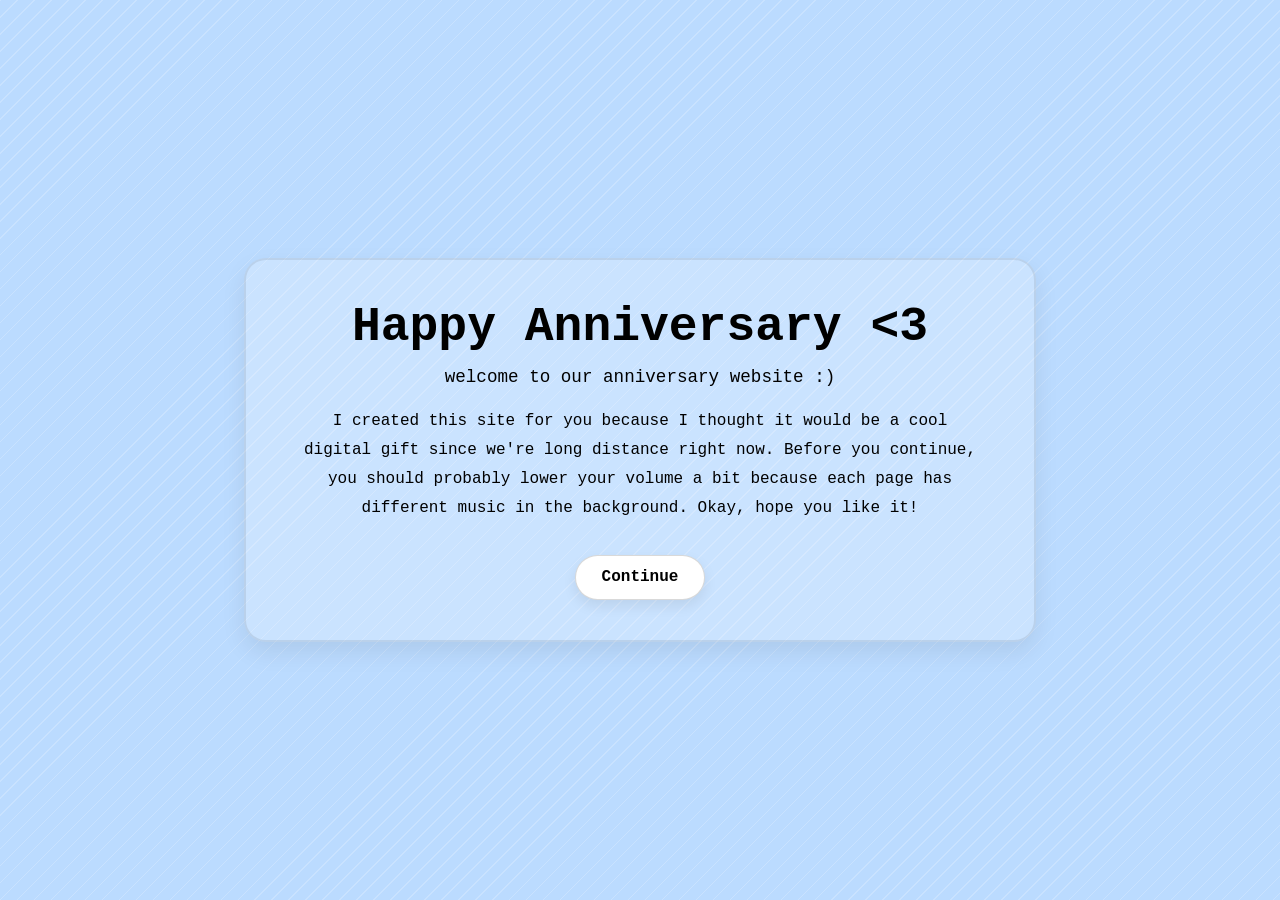
<file: index.html>
<!DOCTYPE html>
<html lang="en">

<head>
    <meta charset="UTF-8">
    <meta name="viewport" content="width=device-width, initial-scale=1.0">
    <meta http-equiv="X-UA-Compatible" content="ie=edge">
    <title>Anniversary</title>
    <link rel="stylesheet" href="./style.css">
</head>

<body class="landing-page-body">
    <main class="landing-card">
        <h1>Happy Anniversary &lt;3</h1>
        <p class="landing-subtitle">welcome to our anniversary website :)</p>
        <p class="landing-note">
            I created this site for you because I thought it would be a cool digital gift since we're long distance right now.
            Before you continue, you should probably lower your volume a bit because each page has different music in the background.
            Okay, hope you like it!
        </p>
        <a href="start.html" class="continue-btn">Continue</a>
    </main>

    <script src="index.js"></script>
</body>

</html>
</file>
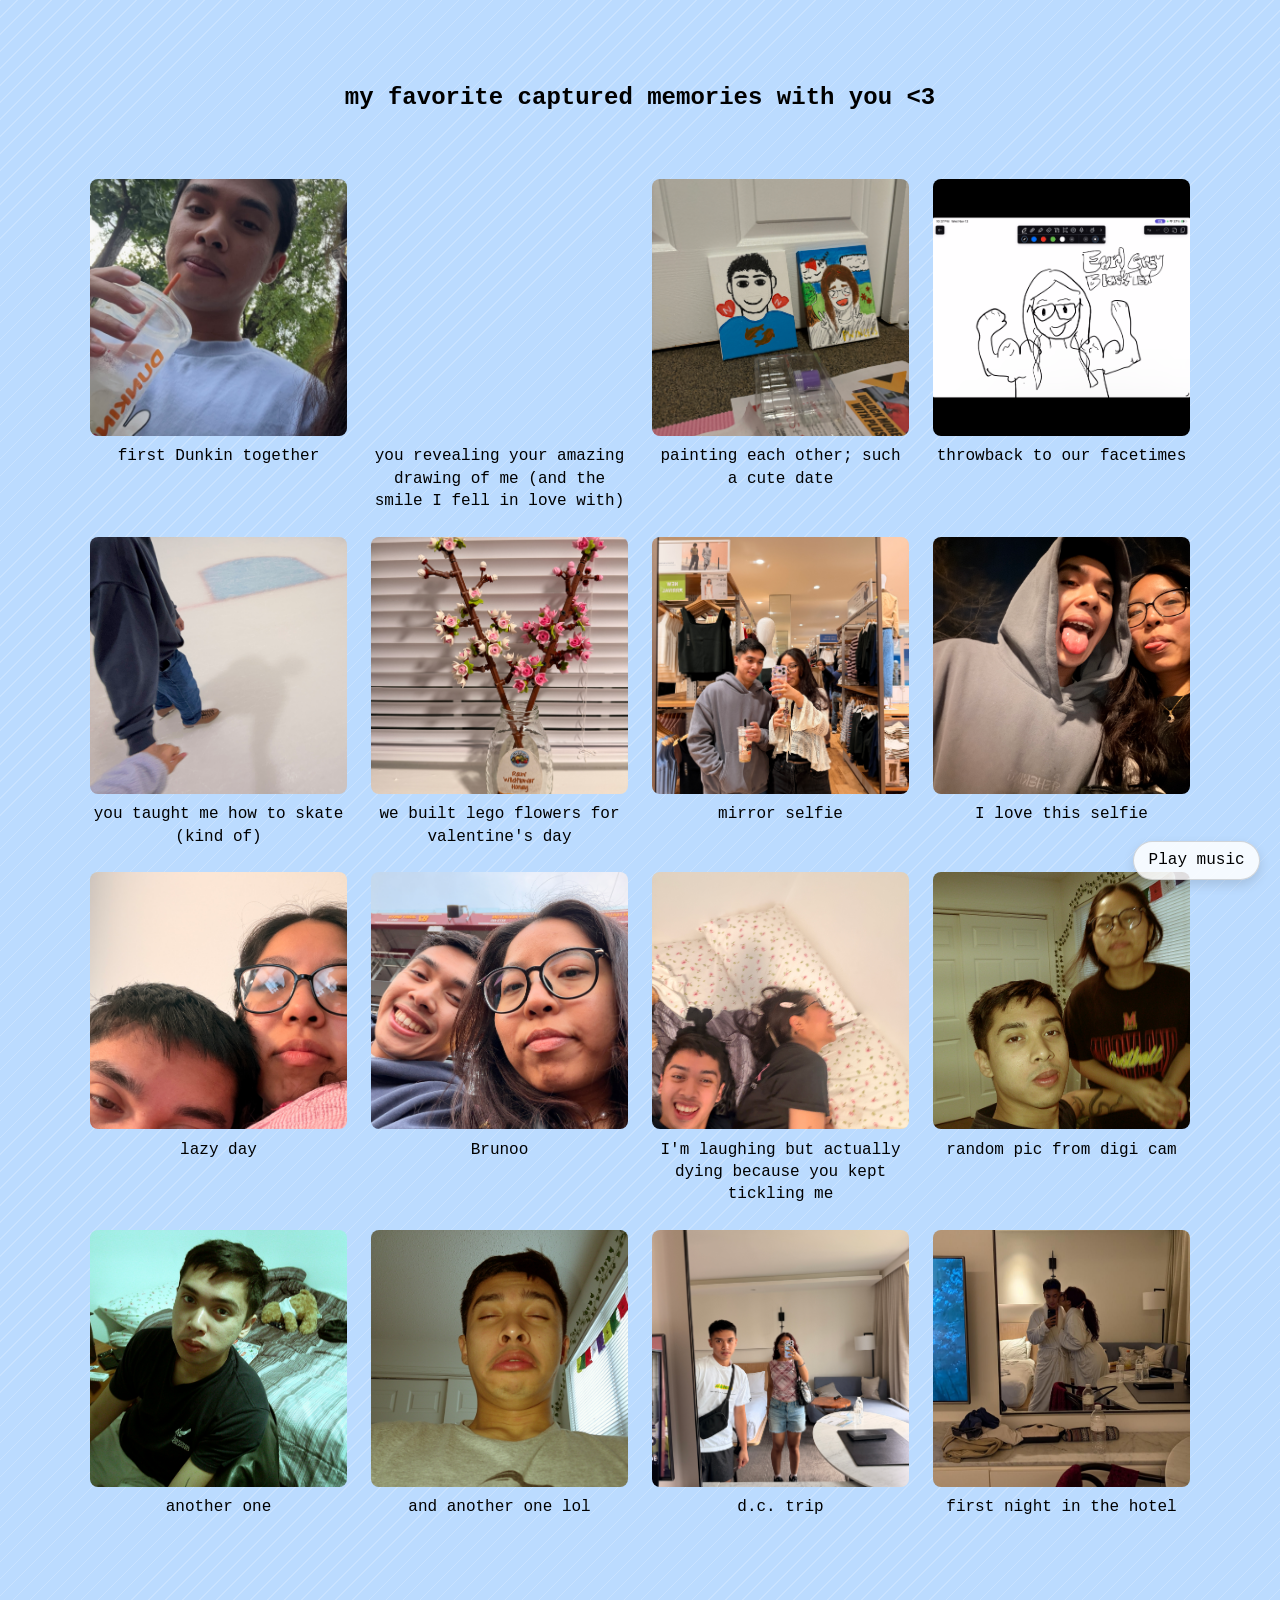
<file: gallery.html>
<!DOCTYPE html>
<html lang="en">

<head>
    <meta charset="UTF-8">
    <meta name="viewport" content="width=device-width, initial-scale=1.0">
    <meta http-equiv="X-UA-Compatible" content="ie=edge">
    <title>Anniversary</title>
    <link rel="stylesheet" href="./style.css">
</head>

<body>
    <div class="content">

        <h2>my favorite captured memories with you &lt;3</h2>

        <div class="gallery-grid">

            <figure class="gallery-item">
                <button class="gallery-trigger">
                    <img src="media/IMG_0071.JPG" alt="boy holding Dunkin drink.">
                </button>
                <figcaption>first Dunkin together</figcaption>
            </figure>

            <figure class="gallery-item">
                <button class="gallery-trigger">
                    <video muted autoplay loop playsinline>
                        <source src="media/IMG_0134.mp4" type="video/mp4" alt="flipping over a canvas.">
                    </video>
                </button>
                <figcaption>you revealing your amazing drawing of me (and the smile I fell in love with)</figcaption>
            </figure>

            <figure class="gallery-item">
                <button class="gallery-trigger">
                    <img src="media/IMG_0139.JPG" alt="two paintings next to each other. one of a girl, the other of a boy.">
                </button>
                <figcaption>painting each other; such a cute date</figcaption>
            </figure>

            <figure class="gallery-item">
                <button class="gallery-trigger">
                    <img src="media/IMG_0610.PNG" alt="screenshot of a facetime call with a drawing.">
                </button>
                <figcaption>throwback to our facetimes</figcaption>
            </figure>

            <figure class="gallery-item">
                <button class="gallery-trigger">
                    <img src="media/IMG_1652.JPG" alt="holding hands in a skating rink.">
                </button>
                <figcaption>you taught me how to skate (kind of)</figcaption>
            </figure>

            <figure class="gallery-item">
                <button class="gallery-trigger">
                    <img src="media/IMG_1663.JPG" alt="a vase with lego flowers on a windowsill.">
                </button>
                <figcaption>we built lego flowers for valentine's day</figcaption>
            </figure>

            <figure class="gallery-item">
                <button class="gallery-trigger">
                    <img src="media/IMG_2012.JPG" alt="a mirror selfie of a girl and boy in a mall.">
                </button>
                <figcaption>mirror selfie</figcaption>
            </figure>

            <figure class="gallery-item">
                <button class="gallery-trigger">
                    <img src="media/IMG_2032.JPG" alt="selfie of girl and boy sticking their tongues out.">
                </button>
                <figcaption>I love this selfie</figcaption>
            </figure>

            <figure class="gallery-item">
                <button class="gallery-trigger">
                    <img src="media/IMG_2051.JPG" alt="selfie of girl and boy in bed.">
                </button>
                <figcaption>lazy day</figcaption>
            </figure>

            <figure class="gallery-item">
                <button class="gallery-trigger">
                    <img src="media/IMG_3279.JPG" alt="selfie of girl and boy at a concert.">
                </button>
                <figcaption>Brunoo</figcaption>
            </figure>

            <figure class="gallery-item">
                <button class="gallery-trigger">
                    <img src="media/IMG_3374.JPG" alt="boy taking a selfie with girl on bed laughing.">
                </button>
                <figcaption>I'm laughing but actually dying because you kept tickling me</figcaption>
            </figure>

            <figure class="gallery-item">
                <button class="gallery-trigger">
                    <img src="media/IMG_3390.JPG" alt="boy holding back girl who is laughing.">
                </button>
                <figcaption>random pic from digi cam</figcaption>
            </figure>

            <figure class="gallery-item">
                <button class="gallery-trigger">
                    <img src="media/IMG_3391.JPG" alt="boy looking at camera with something in his mouth.">
                </button>
                <figcaption>another one</figcaption>
            </figure>

            <figure class="gallery-item">
                <button class="gallery-trigger">
                    <img src="media/IMG_3698.JPG" alt="boy making silly face.">
                </button>
                <figcaption>and another one lol</figcaption>
            </figure>

            <figure class="gallery-item">
                <button class="gallery-trigger">
                    <img src="media/IMG_6919.JPG" alt="mirrow selfie of boy and girl in hotel room.">
                </button>
                <figcaption>d.c. trip</figcaption>
            </figure>

            <figure class="gallery-item">
                <button class="gallery-trigger">
                    <img src="media/hotel.jpg" alt="mirror selfie of boy and girl in bath robes in a hotel room.">
                </button>
                <figcaption>first night in the hotel</figcaption>
            </figure>

            
            
        </div>

        <div class="lightbox" hidden>
            <button class="lightbox-close" type="button" aria-label="Close preview">&times;</button>
            <div class="lightbox-content">
                <div class="lightbox-media"></div>
                <p class="lightbox-caption"></p>
            </div>
        </div>

    </div>
    <audio id="page-music" loop>
        <source src="media/soft-spot.mp3" type="audio/mpeg">
    </audio>
    <button class="music-control" type="button">Play music</button>
    <script src="index.js"></script>
</body>

</html>
</file>
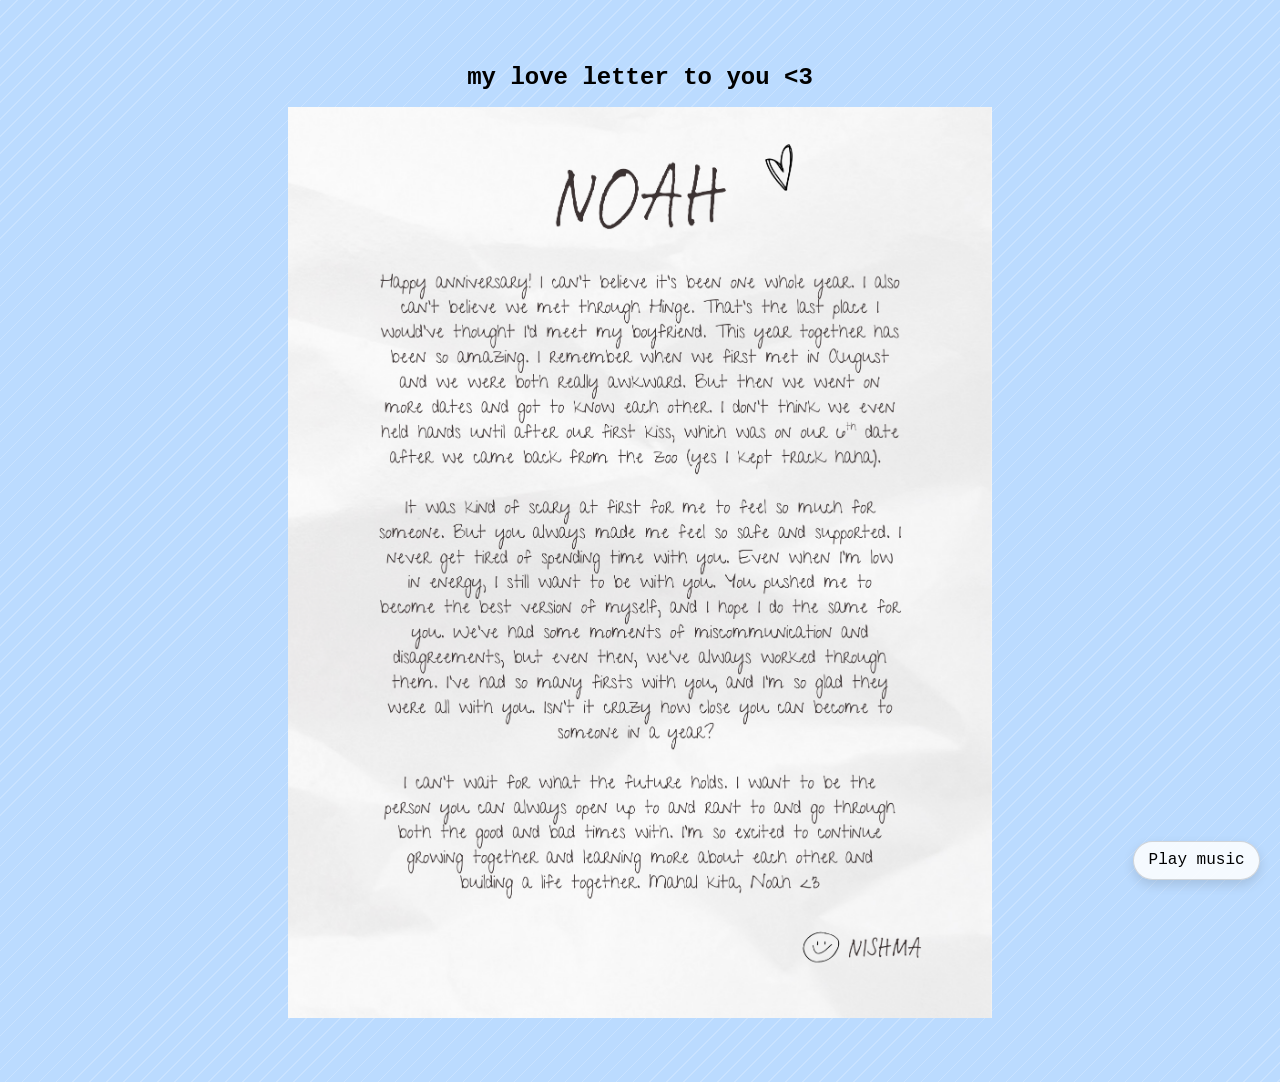
<file: letter.html>
<!DOCTYPE html>
<html lang="en">

<head>
    <meta charset="UTF-8">
    <meta name="viewport" content="width=device-width, initial-scale=1.0">
    <meta http-equiv="X-UA-Compatible" content="ie=edge">
    <title>Anniversary</title>
    <link rel="stylesheet" href="./style.css">
</head>

<body class="letter-page-body">
    <div class="content">
        <h2>my love letter to you &lt;3</h2>
        <img src="media/canva letter.png" alt="My love letter" class="letter-image">
    </div>
    <audio id="page-music" loop>
        <source src="media/my-love-mine-all-mine.mp3" type="audio/mpeg">
    </audio>
    <button class="music-control" type="button">Play music</button>
    <script src="index.js"></script>
</body>

</html>
</file>
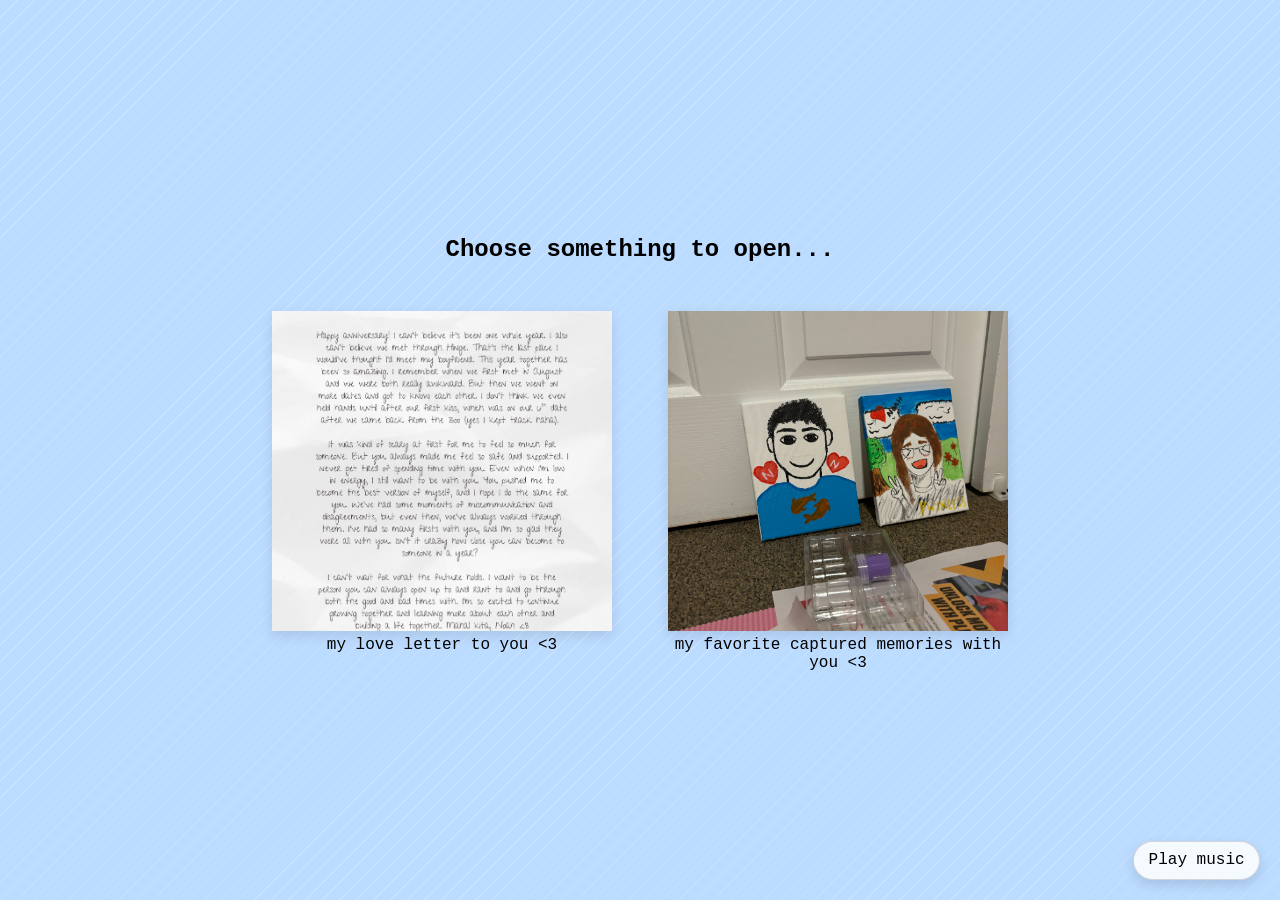
<file: opened.html>
<!DOCTYPE html>
<html lang="en">

<head>
    <meta charset="UTF-8">
    <meta name="viewport" content="width=device-width, initial-scale=1.0">
    <meta http-equiv="X-UA-Compatible" content="ie=edge">
    <title>Anniversary</title>
    <link rel="stylesheet" href="./style.css">
</head>

<body class="opened-page-body">
    <div class="content">
        <h2>Choose something to open...</h2>

        <div class="choice-grid">
            <div class="choice-card">
                <a href="letter.html" class="choice-link">
                    <img src="media/canva letter.png" alt="Preview of my love letter">
                </a>
                <span>my love letter to you &lt;3</span>
            </div>
            <div class="choice-card">
                <a href="gallery.html" class="choice-link">
                    <img src="media/IMG_0139.JPG" alt="Preview of our memories">
                </a>
                <span>my favorite captured memories with you &lt;3</span>
            </div>
        </div>

    </div>
    <audio id="page-music" loop>
        <source src="media/kiss-me.mp3" type="audio/mpeg">
    </audio>
    <button class="music-control" type="button">Play music</button>
    <script src="index.js"></script>
</body>

</html>
</file>
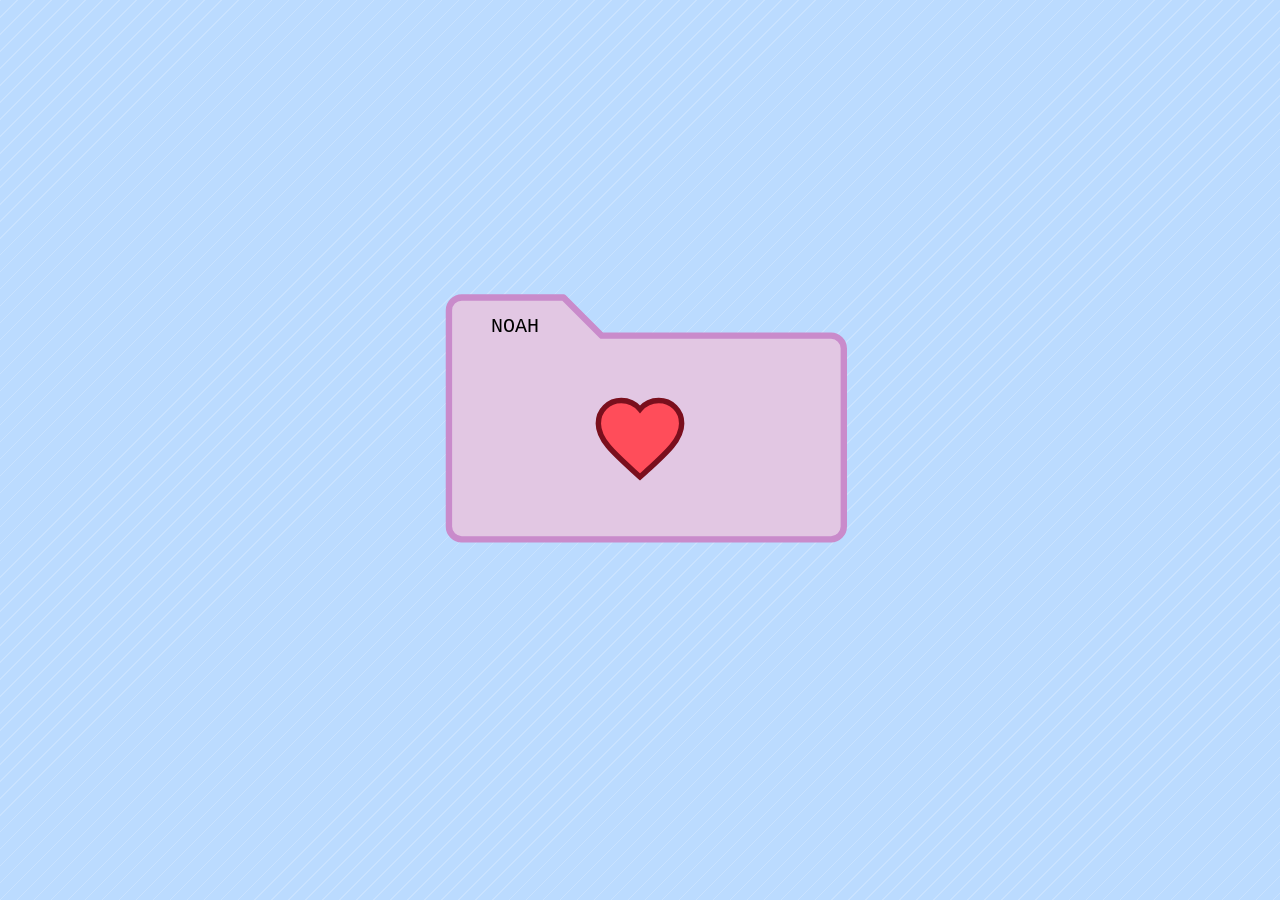
<file: start.html>
<!DOCTYPE html>
<html lang="en">

<head>
    <meta charset="UTF-8">
    <meta name="viewport" content="width=device-width, initial-scale=1.0">
    <meta http-equiv="X-UA-Compatible" content="ie=edge">
    <title>Anniversary</title>
    <link rel="stylesheet" href="./style.css">
</head>

<body class="start-page-body">
    <div class="content">
        <div class="folder">
            <img src="media/heart.svg" class="heart-svg" alt="blue heart">
            <h3>NOAH</h3>
        </div>
            <p class="instructions">Click on the folder to open it.</p>
    </div>
    <script src="index.js"></script>
</body>

</html>
</file>
<file: style.css>
body {
    background: #BBDBFF; 
    background-image: repeating-linear-gradient(
        135deg,
        rgba(255, 255, 255, 0.2) 0,
        rgba(255, 255, 255, 0.2) 1px,
        transparent 1px,
        transparent 12px
    );
    margin: 5%;
    min-height: 100vh;
    font-family: 'Courier New', Courier, monospace;
    color: #000000;
}

/* first page = landing page */
.landing-page-body {
    display: flex;
    align-items: center;
    justify-content: center;
    min-height: 100vh;
    margin: 0;
    padding: 2rem;
    box-sizing: border-box;
}

.landing-card {
    max-width: 700px;
    width: 100%;
    background: rgba(255, 255, 255, 0.22);
    border: 2px solid rgba(0, 0, 0, 0.08);
    border-radius: 22px;
    box-shadow: 0 10px 25px rgba(0, 0, 0, 0.08);
    padding: 2.5rem 2.75rem;
    text-align: center;
    margin: 0 auto;
}

.landing-card h1 {
    margin: 0 0 0.85rem;
    font-size: clamp(2rem, 4vw, 3rem);
    font-weight: 700;
}

.landing-subtitle {
    margin: 0 0 1.25rem;
    font-size: 1.1rem;
}

.landing-note {
    margin: 0 0 2rem;
    line-height: 1.8;
    font-size: 1rem;
    padding: 0 0.5rem;
}

.continue-btn {
    display: inline-block;
    padding: 0.8rem 1.6rem;
    border-radius: 999px;
    background: #ffffff;
    color: #000000;
    text-decoration: none;
    font-weight: 700;
    border: 1px solid rgba(0, 0, 0, 0.15);
    box-shadow: 0 6px 14px rgba(0, 0, 0, 0.08);
    transition: transform 0.2s ease, box-shadow 0.2s ease;
}

.continue-btn:hover {
    transform: translateY(-2px);
    box-shadow: 0 10px 18px rgba(0, 0, 0, 0.12);
}

/* for music in background */
.music-control {
    position: fixed;
    right: 1.25rem;
    bottom: 1.25rem;
    z-index: 10001;
    padding: 0.6rem 0.9rem;
    border: 1px solid rgba(0, 0, 0, 0.15);
    border-radius: 999px;
    background: rgba(255, 255, 255, 0.85);
    color: #000000;
    font: inherit;
    cursor: pointer;
    box-shadow: 0 5px 12px rgba(0, 0, 0, 0.12);
}

.music-control:hover {
    background: #ffffff;
}
/* ------------------ */

/* instructions for start page, with typing animation */
.instructions{
    font-size: 1rem;
    font-weight: 200;
    text-align: center;
    margin: 0;
}

/* content class contains all content - column default */
.content {
    display: flex;
    flex-direction: column;
    align-items: center;
    justify-content: center;
    min-height: 100vh;
    gap: 1rem;
}

.start-page-body, .opened-page-body {
    margin: 0;
}

/* folder icon for start page*/
.folder {
    width: 500px; 
    height: 360px; 
    position: relative;
    background-image: url('media/folder.svg');
    background-size: 100% 92%;
    background-repeat: no-repeat;
    background-position: center;
    display: flex;
    justify-content: center;
    align-items: center;
    margin-bottom: 0.5rem;
}

.folder h3 {
    position: absolute;
    left: 25%;
    top: 19%;
    transform: translate(-50%, -50%);
    margin: 0;
    font-size: 20px;
    color: black;
    font-weight: 300;
    pointer-events: none;
}

.heart-svg {
    width: 20%;
    max-width: 140px;
    height: auto;
    position: absolute;
    left: 50%;
    top: 50%;
    transform: translate(-50%, -50%);
    animation: heart-pulse 1.8s ease-in-out infinite;
}

/* heart pulse animation in folder */
@keyframes heart-pulse {
    0% { transform: translate(-50%, -50%) scale(1); }
    50% { transform: translate(-50%, -50%) scale(1.18); }
    100% { transform: translate(-50%, -50%) scale(1); }
}


/* typing styles.... JS will type text and toggles classes */
.instructions {
    display: inline-block;
    white-space: nowrap;
    overflow: hidden;
}
.instructions.typing {
    border-right: .12em solid #000;
}
.instructions.typed {
    border-right: none;
}

/* choice grid for options - letter and gallery */

.choice-grid {
    display: flex;
    flex-direction: row;
    align-items: stretch;
    justify-content: center;
    gap: 2rem;
    width: min(100%, 760px);
}

.choice-card {
    flex: 1 1 0;
    min-width: 0;
    box-sizing: border-box;
    text-align: center;
    padding: 0.75rem;
    border-radius: 10px;
    /* background: rgba(255, 255, 255, 0.2); */
}

.choice-link {
    display: block;
    outline: none;
}

.choice-link img {
    box-shadow: 0 5px 12px rgba(0, 0, 0, 0.1);
    transition: transform 0.18s ease, box-shadow 0.18s ease;
}

/* hover interaction */
.choice-link:hover img {
    transform: translateY(-3px);
    box-shadow: 0 9px 18px rgba(0, 0, 0, 0.14);
}

.choice-link:active img {
    transform: translateY(1px) scale(0.99);
    box-shadow: 0 3px 7px rgba(0, 0, 0, 0.1);
}

.choice-link:focus-visible {
    outline: 2px solid #7a0f1d;
    outline-offset: 4px;
}

.choice-card img {
    display: block;
    width: 100%;
    max-width: 100%;
    height: 20rem;
    object-fit: cover;
    margin-bottom: 5px;
}

/* letter image in letter page */
.letter-image {
    display: block;
    width: auto;
    max-width: 55vw;
    height: auto;
    object-fit: contain;
    padding-top: 2%;
    /* padding-bottom: 5%; */
}

.letter-page-body h2 {
    margin: 0;
}

.letter-page-body .letter-image {
    padding-top: 0;
}


/* gallery page */
.gallery-grid {
    display: grid;
    grid-template-columns: repeat(4, minmax(0, 1fr));
    gap: 1.5rem;
    width: min(92vw, 1100px);
    padding: 2rem 0;
}

.gallery-item {
    margin: 0;
    text-align: center;
}

.gallery-trigger {
    display: block;
    width: 100%;
    padding: 0;
    border: 0;
    background: transparent;
    cursor: pointer;
}

.gallery-trigger img,
.gallery-trigger video {
    display: block;
    width: 100%;
    aspect-ratio: 1;
    object-fit: cover;
    border-radius: 8px;
}

.gallery-item figcaption {
    margin-top: 0.6rem;
    line-height: 1.4;
}

.lightbox {
    position: fixed;
    inset: 0;
    z-index: 10000;
    display: grid;
    place-items: center;
    padding: 2rem;
    background: rgba(0, 0, 0, 0.78);
}

.lightbox[hidden] {
    display: none;
}

.lightbox-content {
    position: relative;
    max-width: min(90vw, 1000px);
    max-height: 90vh;
    text-align: center;
}

.lightbox-media img,
.lightbox-media video {
    display: block;
    max-width: 90vw;
    max-height: 78vh;
    width: auto;
    height: auto;
    margin: 0 auto;
    object-fit: contain;
}

.lightbox-caption {
    margin: 1rem 0 0;
    color: #ffffff;
    line-height: 1.4;
}

.lightbox-close {
    position: absolute;
    top: 1rem;
    right: 1.5rem;
    z-index: 1;
    border: 0;
    background: transparent;
    color: #ffffff;
    font-size: 2rem;
    line-height: 1;
    cursor: pointer;
}

@media (max-width: 800px) {
    .gallery-grid {
        grid-template-columns: repeat(3, minmax(0, 1fr));
    }
}

@media (max-width: 520px) {
    .gallery-grid {
        grid-template-columns: repeat(2, minmax(0, 1fr));
        gap: 1rem;
    }
}


@media (max-width: 600px) {
    .choice-grid {
        flex-direction: column;
    }

    .choice-card img {
        height: 180px;
    }
}

/* page transition overlay for fading in effect */
.page-transition {
    position: fixed;
    inset: 0;
    background: #BBDBFF; /* match body background for smooth fade */
    z-index: 9999;
    opacity: 1;
    transition: opacity 500ms ease;
    pointer-events: none;
}
.page-transition.hidden {
    opacity: 0;
}
</file>
